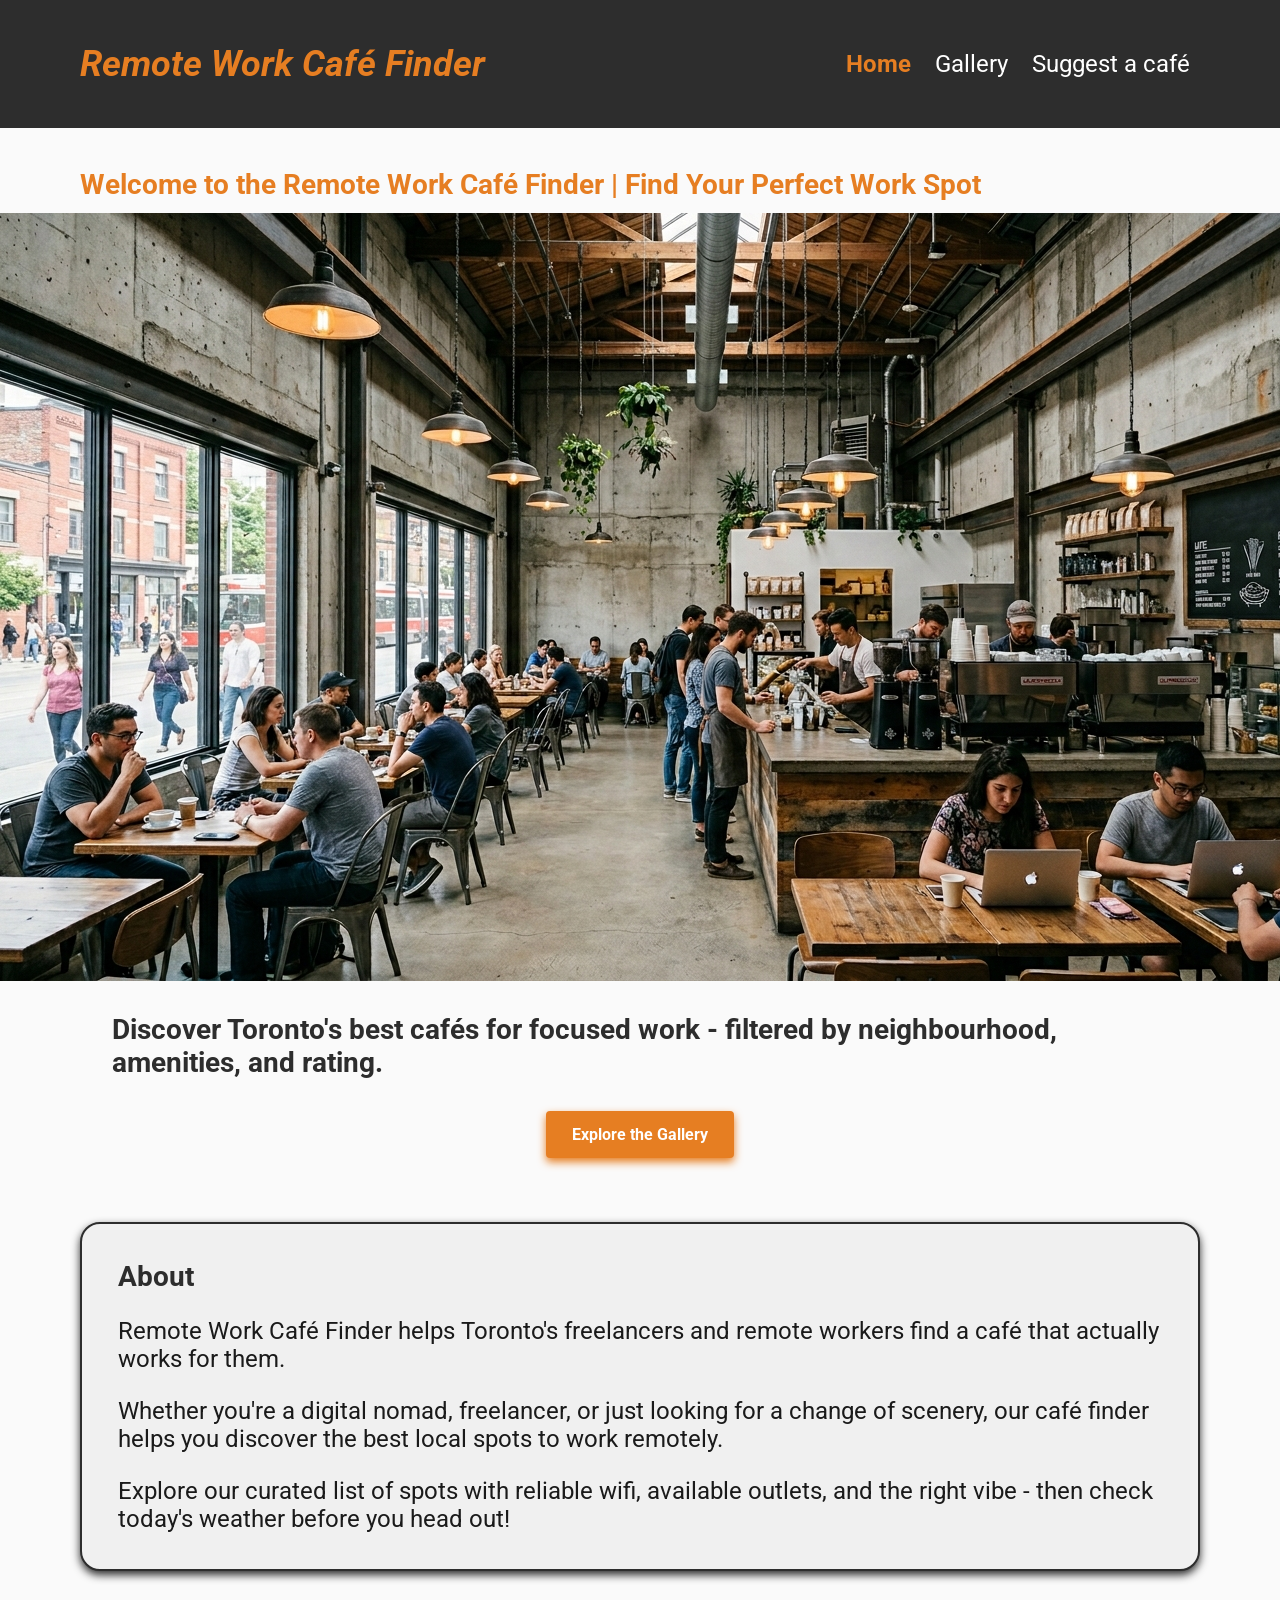
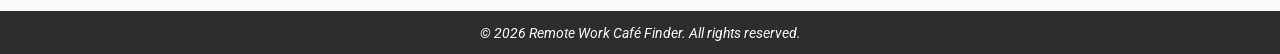
<file: index.html>
<!doctype html>
<html lang="en">
  <head>
    <meta charset="UTF-8" />
    <meta name="viewport" content="width=device-width, initial-scale=1.0" />
    <title>Remote Work Café Finder</title>
    <link rel="preconnect" href="https://fonts.googleapis.com" />
    <link rel="preconnect" href="https://fonts.gstatic.com" crossorigin />
    <link
      href="https://fonts.googleapis.com/css2?family=Roboto:wght@400;500;700&display=swap"
      rel="stylesheet"
    />
    <link rel="stylesheet" href="./src/css/base.css" />
    <link rel="stylesheet" href="./src/css/typography.css" />
    <link rel="stylesheet" href="./src/css/layout.css" />
    <link rel="stylesheet" href="./src/css/appearance.css" />
  </head>
  <body>
    <header>
      <div class="container">
        <h1><i class="title-xl accent-color">Remote Work Café Finder</i></h1>
        <nav>
          <ul>
            <li>
              <a href="#" class="nav-link nav-link-active text-lg">Home</a>
            </li>
            <li>
              <a href="./gallery.html" class="nav-link text-lg">Gallery</a>
            </li>
            <li>
              <a href="./form.html" class="nav-link text-lg">Suggest a café</a>
            </li>
          </ul>
        </nav>
      </div>
    </header>
    <main>
      <div class="container">
        <h2 class="title-lg accent-color">
          Welcome to the Remote Work Café Finder | Find Your Perfect Work Spot
        </h2>
        <div class="hero-ticker" aria-label="Café image ticker">
          <div class="ticker-track">
            <img src="/assets/images/pilot-coffee.png" alt="Pilot Coffee" />
            <img src="/assets/images/dineen-coffee.png" alt="Dineen Coffee" />
            <img src="/assets/images/jimmys-coffee.png" alt="Jimmy's Coffee" />
            <img src="/assets/images/boxcar-social.png" alt="Boxcar Social" />
            <img src="/assets/images/dark-horse.png" alt="Dark Horse" />
            <img src="/assets/images/rooster-coffee.png" alt="Rooster Coffee" />
            <!-- Duplicate for seamless infinite scroll -->
            <img src="/assets/images/pilot-coffee.png" alt="Pilot Coffee" />
            <img src="/assets/images/dineen-coffee.png" alt="Dineen Coffee" />
            <img src="/assets/images/jimmys-coffee.png" alt="Jimmy's Coffee" />
            <img src="/assets/images/boxcar-social.png" alt="Boxcar Social" />
            <img src="/assets/images/dark-horse.png" alt="Dark Horse" />
            <img src="/assets/images/rooster-coffee.png" alt="Rooster Coffee" />
          </div>
        </div>
        <section class="hero-section">
          <h3 class="title-md primary-color">
            Discover Toronto's best cafés for focused work - filtered by
            neighbourhood, amenities, and rating.
          </h3>
          <a href="./gallery.html" class="button button-primary text-lg">
            Explore the Gallery
          </a>
        </section>
        <section class="section">
          <h3 class="title-md primary-color">About</h3>
          <p class="text-lg">
            Remote Work Café Finder helps Toronto's freelancers and remote
            workers find a café that actually works for them.
          </p>
          <p class="text-lg">
            Whether you're a digital nomad, freelancer, or just looking for a
            change of scenery, our café finder helps you discover the best local
            spots to work remotely.
          </p>
          <p class="text-lg">
            Explore our curated list of spots with reliable wifi, available
            outlets, and the right vibe - then check today's weather before you
            head out!
          </p>
        </section>
      </div>
    </main>
    <footer>
      <p>
        <i class="text-sm">
          &copy; 2026 Remote Work Café Finder. All rights reserved.
        </i>
      </p>
    </footer>

    <script src="./src/js/index.js"></script>
  </body>
</html>
</file>
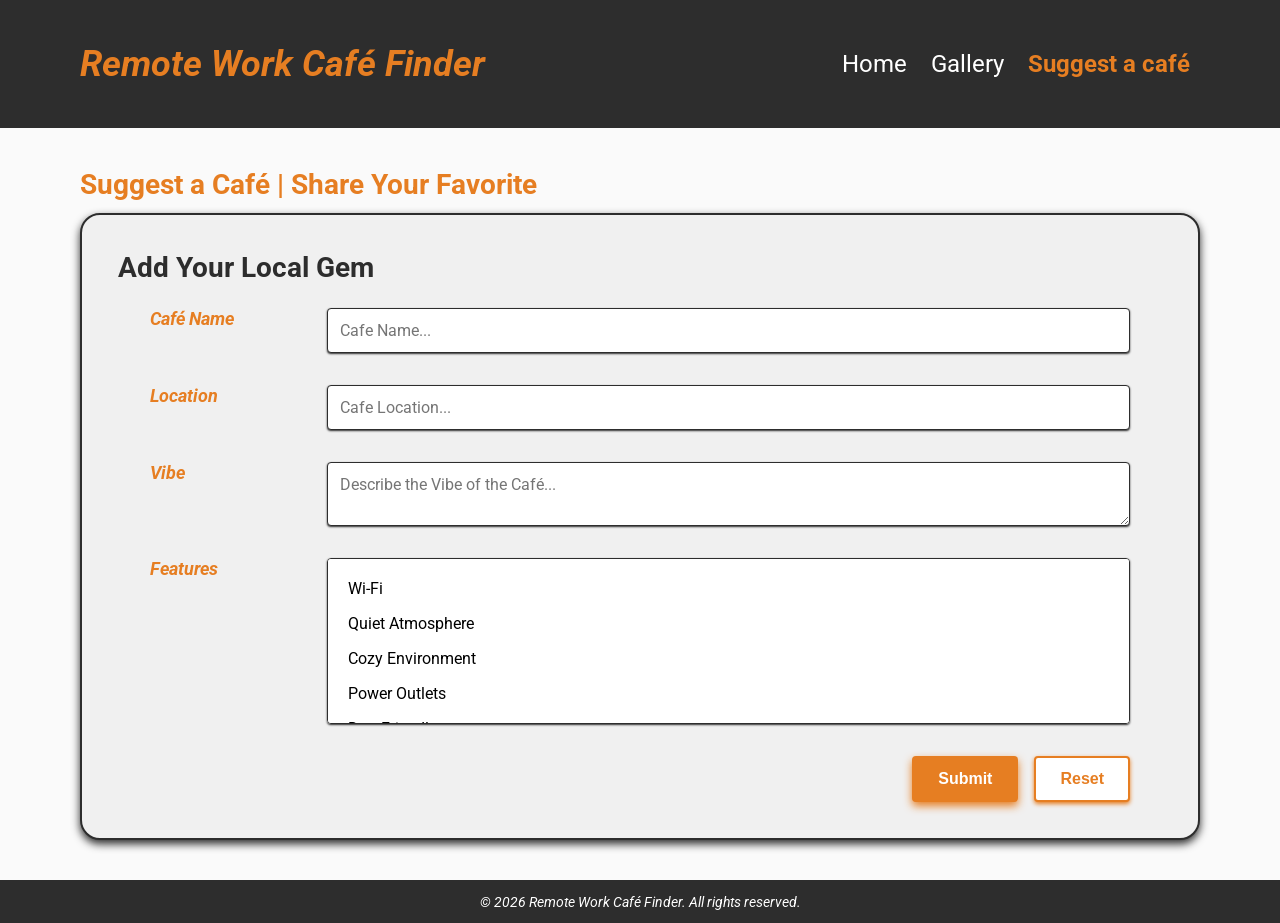
<file: form.html>
<!doctype html>
<html lang="en">
  <head>
    <meta charset="UTF-8" />
    <meta name="viewport" content="width=device-width, initial-scale=1.0" />
    <title>Remote Work Café Finder | Form</title>
    <link rel="preconnect" href="https://fonts.googleapis.com" />
    <link rel="preconnect" href="https://fonts.gstatic.com" crossorigin />
    <link
      href="https://fonts.googleapis.com/css2?family=Roboto:wght@400;500;700&display=swap"
      rel="stylesheet"
    />
    <link rel="stylesheet" href="./src/css/base.css" />
    <link rel="stylesheet" href="./src/css/typography.css" />
    <link rel="stylesheet" href="./src/css/layout.css" />
    <link rel="stylesheet" href="./src/css/appearance.css" />
  </head>
  <body>
    <header>
      <div class="container">
        <h1><i class="title-xl accent-color">Remote Work Café Finder</i></h1>
        <nav>
          <ul>
            <li><a href="./index.html" class="nav-link text-lg">Home</a></li>
            <li>
              <a href="./gallery.html" class="nav-link text-lg">Gallery</a>
            </li>
            <li>
              <a href="#" class="nav-link nav-link-active text-lg">
                Suggest a café
              </a>
            </li>
          </ul>
        </nav>
      </div>
    </header>
    <main>
      <div class="container">
        <h2 class="title-lg accent-color">
          Suggest a Café | Share Your Favorite
        </h2>
        <section class="section">
          <div class="form-header flex-wrap">
            <h3 class="title-md primary-color">Add Your Local Gem</h3>
            <p id="success-message"></p>
          </div>
          <form id="cafe-form" class="form" novalidate>
            <div class="form-group">
              <label for="cafe-name" class="text-cursive accent-color">
                Café Name
              </label>
              <input
                type="text"
                id="cafe-name"
                name="cafeName"
                placeholder="Cafe Name..."
                class="text-field"
                required
              />
              <div id="cafe-name-error" aria-live="polite"></div>
            </div>
            <div class="form-group">
              <label for="cafe-location" class="text-cursive accent-color">
                Location
              </label>
              <input
                type="text"
                id="cafe-location"
                name="cafeLocation"
                class="text-field"
                placeholder="Cafe Location..."
                required
              />
              <div id="cafe-location-error" aria-live="polite"></div>
            </div>
            <div class="form-group">
              <label for="cafe-vibe" class="text-cursive accent-color">
                Vibe
              </label>
              <textarea
                id="cafe-vibe"
                name="cafeVibe"
                placeholder="Describe the Vibe of the Café..."
                class="text-field"
                required
              ></textarea>
              <div id="cafe-vibe-error" aria-live="polite"></div>
            </div>
            <div class="form-group">
              <label for="cafe-features" class="text-cursive accent-color">
                Features
              </label>
              <select
                id="cafe-features"
                name="cafeFeatures"
                class="text-field"
                multiple
              >
                <option value="wifi">Wi-Fi</option>
                <option value="quiet">Quiet Atmosphere</option>
                <option value="cozy">Cozy Environment</option>
                <option value="outlets">Power Outlets</option>
                <option value="dog-friendly">Dog Friendly</option>
                <option value="coffee-and-beer">Coffee and Beer</option>
                <option value="spacious">Spacious</option>
              </select>
              <div id="cafe-features-error" aria-live="polite"></div>
            </div>
            <div class="form-buttons">
              <button type="submit" class="button button-primary">
                Submit
              </button>
              <button type="reset" class="button button-secondary">
                Reset
              </button>
            </div>
          </form>
        </section>
      </div>
    </main>
    <footer>
      <p>
        <i class="text-sm">
          &copy; 2026 Remote Work Café Finder. All rights reserved.
        </i>
      </p>
    </footer>

    <script src="./src/js/form-validation.js"></script>
    <script src="./src/js/index.js"></script>
  </body>
</html>
</file>
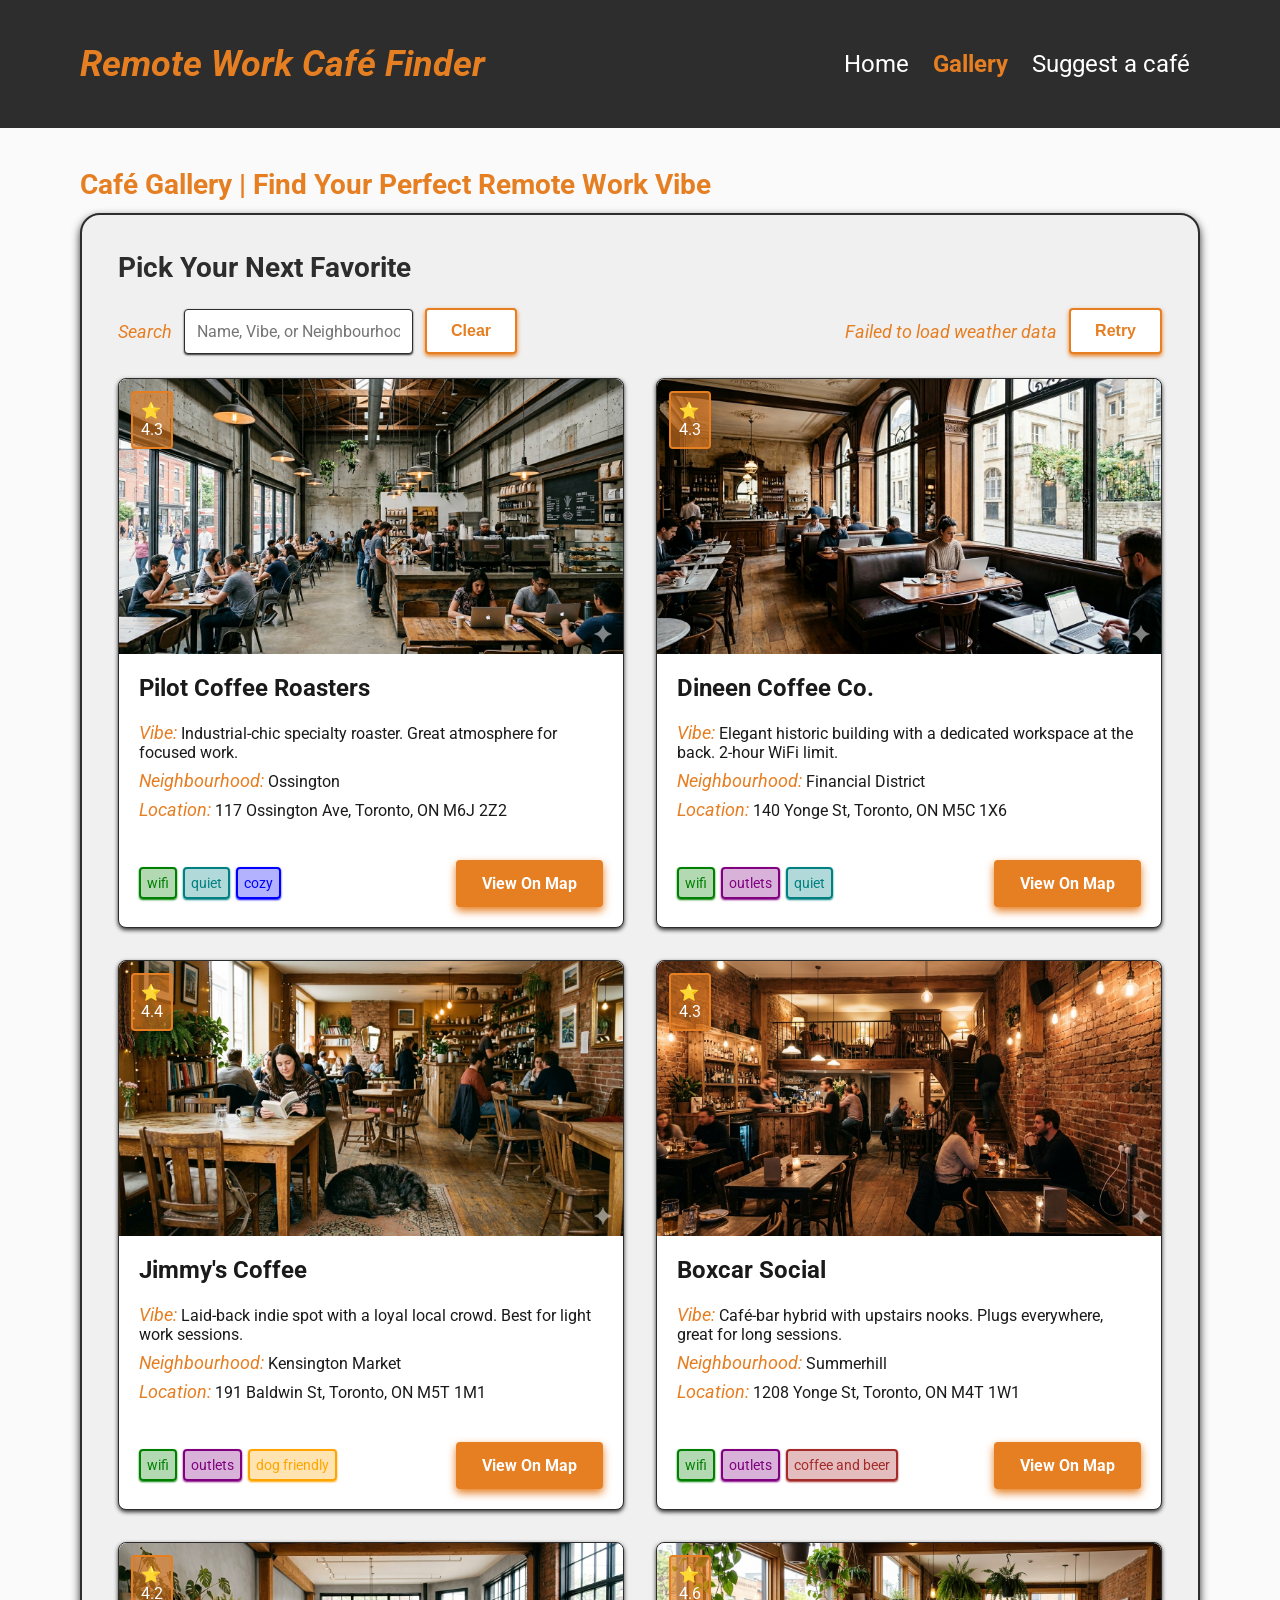
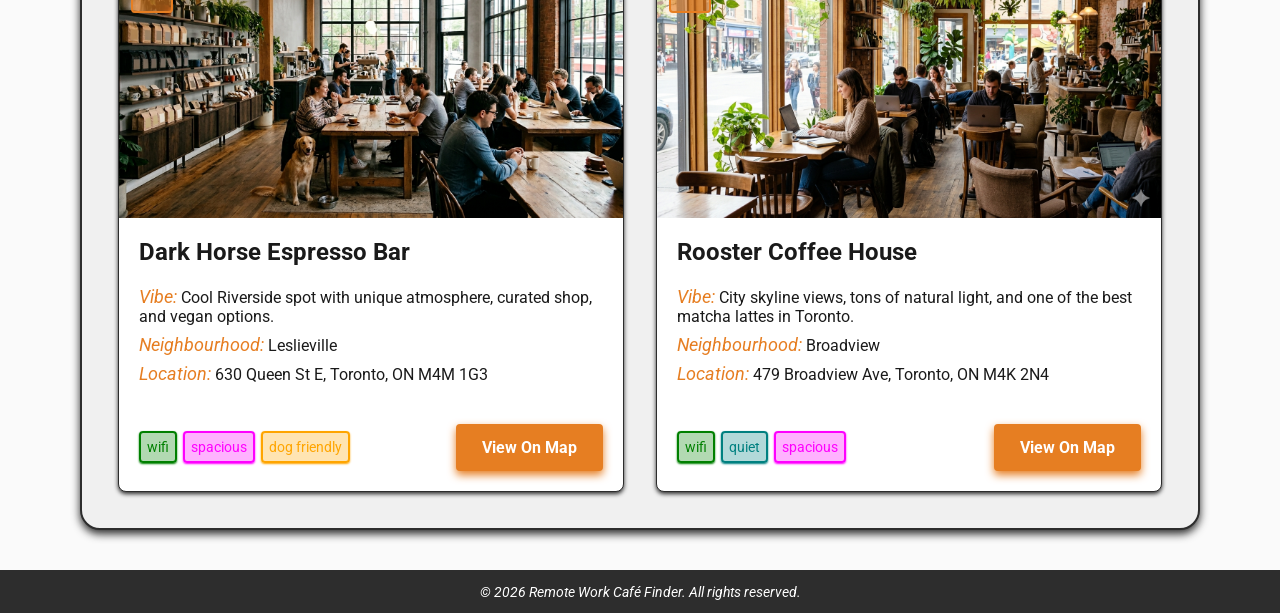
<file: gallery.html>
<!doctype html>
<html lang="en">
  <head>
    <meta charset="UTF-8" />
    <meta name="viewport" content="width=device-width, initial-scale=1.0" />
    <title>Remote Work Café Finder | Gallery</title>
    <link rel="preconnect" href="https://fonts.googleapis.com" />
    <link rel="preconnect" href="https://fonts.gstatic.com" crossorigin />
    <link
      href="https://fonts.googleapis.com/css2?family=Roboto:wght@400;500;700&display=swap"
      rel="stylesheet"
    />
    <link rel="stylesheet" href="./src/css/base.css" />
    <link rel="stylesheet" href="./src/css/typography.css" />
    <link rel="stylesheet" href="./src/css/layout.css" />
    <link rel="stylesheet" href="./src/css/appearance.css" />
  </head>
  <body>
    <header>
      <div class="container">
        <h1><i class="title-xl accent-color">Remote Work Café Finder</i></h1>
        <nav>
          <ul>
            <li><a href="./index.html" class="nav-link text-lg">Home</a></li>
            <li>
              <a href="#" class="nav-link nav-link-active text-lg">Gallery</a>
            </li>
            <li>
              <a href="./form.html" class="nav-link text-lg">Suggest a café</a>
            </li>
          </ul>
        </nav>
      </div>
    </header>
    <main>
      <div class="container">
        <h2 class="title-lg accent-color">
          Café Gallery | Find Your Perfect Remote Work Vibe
        </h2>
        <section class="section">
          <h3 class="title-md primary-color">Pick Your Next Favorite</h3>
          <div class="gallery-controls">
            <div class="flex-wrap">
              <label for="search-input" class="text-cursive accent-color">
                Search
              </label>
              <div class="flex-wrap">
                <input
                  type="text"
                  id="search-input"
                  class="text-field"
                  placeholder="Name, Vibe, or Neighbourhood"
                />
                <button
                  type="button"
                  id="clear-search"
                  class="button button-secondary"
                >
                  Clear
                </button>
              </div>
            </div>
            <div id="weather-info" class="flex-wrap">
              <p class="text-cursive accent-color">Loading weather data...</p>
            </div>
          </div>
          <div id="gallery" class="gallery"></div>
        </section>
      </div>
    </main>
    <footer>
      <p>
        <i class="text-sm">
          &copy; 2026 Remote Work Café Finder. All rights reserved.
        </i>
      </p>
    </footer>

    <script src="./src/js/data.js"></script>
    <script src="./src/js/index.js"></script>
    <script src="./src/api/weather-endpoint.js"></script>
    <script src="./src/js/weather-codes.js"></script>
    <script src="./src/js/weather.js"></script>
  </body>
</html>
</file>
<file: src/css/base.css>
:root {
  --primary-color: #2d2d2d;
  --secondary-color: #f0f0f0;
  --accent-color: #e67e22;
  --dark-text: #1a1a1a;
  --light-text: #ffffff;
  --background-color: #fafafa;
  --field-background-color: #ffffff;
  --success-color: #27ae60;
  --error-color: #e74c3c;
  --feature-wifi-color: green;
  --feature-quiet-color: teal;
  --feature-cozy-color: blue;
  --feature-outlets-color: purple;
  --feature-dog-friendly-color: orange;
  --feature-coffee-and-beer-color: brown;
  --feature-spacious-color: magenta;
}

* {
  margin: 0;
  padding: 0;
  box-sizing: border-box;
}
ul,
ol {
  list-style: none;
}
a {
  color: inherit;
  text-decoration: none;
}
button {
  background: none;
  border: none;
  cursor: pointer;
}
img {
  max-width: 100%;
  height: auto;
  display: block;
}
select,
::picker(select) {
  appearance: base-select;
}

html {
  height: 100dvh;
}
body {
  background-color: var(--background-color);
  color: var(--dark-text);
  font-family: "Roboto", sans-serif;
  min-height: 100dvh;
}
</file>
<file: src/css/typography.css>
.title-xl {
  font-size: 2rem;
}
.title-lg {
  font-size: 1.75rem;
  margin-bottom: 12px;
}
.title-md {
  font-size: 1.5rem;
}
.title-sm {
  font-size: 1.25rem;
  margin-bottom: 8px;
}

.text-lg {
  font-size: 1.25rem;
}
.text-cursive {
  font-size: 1rem;
  font-style: italic;
}
.text-sm {
  font-size: 0.875rem;
}

@media (min-width: 480px) {
  .title {
    margin-bottom: 20px;
  }
}
@media (min-width: 768px) {
  .title-xl {
    font-size: 2.25rem;
  }
  .title {
    font-size: 2rem;
    margin-bottom: 32px;
  }
  .title-md {
    font-size: 1.75rem;
  }
  .title-sm {
    font-size: 1.5rem;
    margin-bottom: 12px;
  }

  .text-lg {
    font-size: 1.5rem;
  }
  .text-cursive {
    font-size: 1.125rem;
  }
}
</file>
<file: src/css/layout.css>
body {
  display: flex;
  flex-direction: column;
  overflow-x: hidden;
  width: 100vw;
}

main {
  flex-grow: 1;
}

.container {
  max-width: 1200px;
  height: 100%;
  margin: 0 auto;
  padding: 16px;
}

header .container {
  padding: 16px;
  display: flex;
  flex-wrap: wrap;
  justify-content: space-between;
  align-items: center;
  gap: 8px;
}

nav ul {
  display: flex;
  flex-wrap: wrap;
  justify-content: center;
  gap: 4px;
}
nav ul li {
  margin: 12px;
}

footer {
  padding: 12px;
}

.success-message {
  padding: 12px;
}
.form-error {
  padding: 8px;
}
.flex-wrap {
  display: flex;
  flex-wrap: wrap;
  align-items: center;
  gap: 12px;
}
.text-field {
  padding: 8px;
}

.hero-ticker {
  width: 100vw;
  position: relative;
  left: 50%;
  transform: translateX(-50%);
  overflow: hidden;
}
.ticker-track {
  display: flex;
  gap: 12px;
  width: max-content;
  animation: ticker-scroll 120s linear infinite;
  will-change: transform;
}
.ticker-track:hover {
  animation-play-state: paused;
}
@keyframes ticker-scroll {
  0% {
    transform: translateX(0);
  }
  100% {
    transform: translateX(-50%);
  }
}
.hero-section {
  display: flex;
  flex-direction: column;
  align-items: center;
  gap: 16px;
  padding: 16px;
  margin-bottom: 16px;
}

.section {
  display: flex;
  flex-direction: column;
  gap: 16px;
  padding: 16px;
}

.gallery {
  display: grid;
  grid-template-columns: 1fr;
  gap: 16px;
}

.gallery-controls {
  display: flex;
  flex-wrap: wrap;
  justify-content: space-between;
  align-items: center;
  gap: 20px;
}
.button {
  padding: 8px 16px;
}
.gallery-card-cover {
  display: grid;
}
.gallery-card-cover figure,
span {
  grid-row: 1;
  grid-column: 1;
}
.rating {
  margin: 12px;
  padding: 8px;
}
.gallery-image {
  max-width: 100%;
  min-width: 0;
  height: auto;
  object-fit: cover;
  border-top-left-radius: 8px;
  border-top-right-radius: 8px;
}
.gallery-card-content {
  display: flex;
  flex-direction: column;
  gap: 4px;
  padding: 12px;
}
.gallery-card-bottom {
  display: flex;
  flex-wrap: wrap;
  justify-content: space-between;
  align-items: center;
  gap: 12px;
  padding: 12px;
}
.gallery-feature-container {
  display: flex;
  flex-wrap: wrap;
  gap: 6px;
}
.feature {
  padding: 6px;
}

.form-header {
  justify-content: space-between;
}
.form {
  display: flex;
  flex-direction: column;
  gap: 8px;
}

.form-group {
  display: flex;
  flex-direction: column;
  gap: 4px;
}
.form-buttons {
  display: flex;
  flex-direction: column;
  gap: 10px;
}

#cafe-features {
  height: auto;
}
#cafe-features option {
  padding: 8px;
}

@media (min-width: 480px) {
  header .container {
    padding: 24px;
  }
  .container {
    padding: 24px;
  }
  .hero-section {
    gap: 24px;
    padding: 24px;
    margin-bottom: 24px;
  }
  .ticker-track {
    animation: ticker-scroll 90s linear infinite;
  }
  .section {
    padding: 24px;
  }
  .gallery {
    gap: 24px;
  }

  .form {
    margin: 0 16px;
  }
  .form-buttons {
    flex-direction: row;
    justify-content: flex-end;
    gap: 16px;
  }
}

@media (min-width: 768px) {
  header .container {
    padding: 40px;
  }

  .container {
    padding: 40px;
  }

  .section {
    padding: 36px;
    gap: 24px;
  }

  .hero-section {
    gap: 32px;
    padding: 32px;
    margin-bottom: 32px;
  }
  .ticker-track {
    animation: ticker-scroll 60s linear infinite;
  }

  .gallery {
    grid-template-columns: repeat(2, 1fr);
    gap: 32px;
  }
  .gallery-card-content {
    gap: 8px;
    padding: 20px;
  }
  .gallery-card-bottom {
    padding: 20px;
  }

  .form-header {
    gap: 16px;
  }
  .form {
    margin: 0 32px;
    gap: 16px;
  }
  .form-group {
    display: grid;
    grid-template-columns: 1fr 5fr;
    gap: 16px;
  }
  .form-error {
    grid-column: 1 / 3;
  }

  .success-message {
    padding: 16px;
  }
  .form-error {
    padding: 12px;
  }

  .text-field {
    padding: 12px;
  }
  .button {
    padding: 12px 24px;
  }
}
</file>
<file: src/css/appearance.css>
header {
  background-color: var(--primary-color);
  color: var(--light-text);
  text-align: center;
}

nav ul li {
  margin: 10px;
}

.nav-link:hover {
  color: var(--accent-color);
}
.nav-link-active {
  color: var(--accent-color);
  font-weight: bold;
}

footer {
  background-color: var(--primary-color);
  color: var(--light-text);
  text-align: center;
}

.primary-color {
  color: var(--primary-color);
}
.accent-color {
  color: var(--accent-color);
}
.text-field {
  font-family: inherit;
  font-size: 1rem;
  background-color: var(--field-background-color);
  border: 1px solid var(--primary-color);
  border-radius: 4px;
  box-shadow: 0 1px 2px var(--primary-color);
}

.section {
  border: 2px solid var(--primary-color);
  border-radius: 20px;
  box-shadow: 0 4px 8px var(--primary-color);
  background-color: var(--secondary-color);
}
.button {
  border: 2px solid var(--accent-color);
  border-radius: 4px;
  font-size: 0.875rem;
  font-weight: bold;
  cursor: pointer;
}
.button:active {
  translate: 1px 1px;
}
.button-primary {
  background-color: var(--accent-color);
  color: var(--light-text);
  box-shadow: 0 4px 8px var(--accent-color);
}
.button-secondary {
  background-color: var(--field-background-color);
  color: var(--accent-color);
  box-shadow: 0 2px 4px var(--accent-color);
}

.gallery-card {
  background-color: var(--field-background-color);
  border: 1px solid var(--primary-color);
  border-radius: 8px;
  box-shadow: 0 2px 4px var(--primary-color);
}
.rating {
  width: min-content;
  height: min-content;
  background-color: color-mix(in srgb, var(--accent-color), transparent 40%);
  border: 2px solid var(--accent-color);
  color: var(--light-text);
  border-radius: 4px;
}
.feature {
  border-radius: 4px;
}
.feature-wifi {
  background-color: color-mix(
    in srgb,
    var(--feature-wifi-color),
    transparent 70%
  );
  border: 2px solid var(--feature-wifi-color);
  color: var(--feature-wifi-color);
  box-shadow: 0 1px 2px var(--feature-wifi-color);
}
.feature-quiet {
  background-color: color-mix(
    in srgb,
    var(--feature-quiet-color),
    transparent 70%
  );
  border: 2px solid var(--feature-quiet-color);
  color: var(--feature-quiet-color);
  box-shadow: 0 1px 2px var(--feature-quiet-color);
}
.feature-cozy {
  background-color: color-mix(
    in srgb,
    var(--feature-cozy-color),
    transparent 70%
  );
  border: 2px solid var(--feature-cozy-color);
  color: var(--feature-cozy-color);
  box-shadow: 0 1px 2px var(--feature-cozy-color);
}
.feature-outlets {
  background-color: color-mix(
    in srgb,
    var(--feature-outlets-color),
    transparent 70%
  );
  border: 2px solid var(--feature-outlets-color);
  color: var(--feature-outlets-color);
  box-shadow: 0 1px 2px var(--feature-outlets-color);
}
.feature-dog-friendly {
  background-color: color-mix(
    in srgb,
    var(--feature-dog-friendly-color),
    transparent 70%
  );
  border: 2px solid var(--feature-dog-friendly-color);
  color: var(--feature-dog-friendly-color);
  box-shadow: 0 1px 2px var(--feature-dog-friendly-color);
}
.feature-coffee-and-beer {
  background-color: color-mix(
    in srgb,
    var(--feature-coffee-and-beer-color),
    transparent 70%
  );
  border: 2px solid var(--feature-coffee-and-beer-color);
  color: var(--feature-coffee-and-beer-color);
  box-shadow: 0 1px 2px var(--feature-coffee-and-beer-color);
}
.feature-spacious {
  background-color: color-mix(
    in srgb,
    var(--feature-spacious-color),
    transparent 70%
  );
  border: 2px solid var(--feature-spacious-color);
  color: var(--feature-spacious-color);
  box-shadow: 0 1px 2px var(--feature-spacious-color);
}

#cafe-form label {
  font-weight: bold;
}
#cafe-features option:checked {
  color: var(--accent-color);
  font-weight: bold;
}
#cafe-features option:hover {
  color: var(--light-text);
  background-color: color-mix(in srgb, var(--accent-color), transparent 25%);
  font-weight: bold;
  border-radius: 8px;
}
#cafe-features option::checkmark {
  color: var(--accent-color);
  font-weight: 900;
}

.success-message {
  color: var(--success-color);
  background-color: color-mix(in srgb, var(--success-color), transparent 80%);
  border-radius: 12px;
  font-weight: bold;
}
.form-error {
  color: var(--error-color);
  background-color: color-mix(in srgb, var(--error-color), transparent 80%);
  border-radius: 8px;
  font-size: 0.875rem;
}
.form-error::before {
  content: "⚠ ";
}

@media (min-width: 768px) {
  .button {
    font-size: 1rem;
  }
}
</file>
